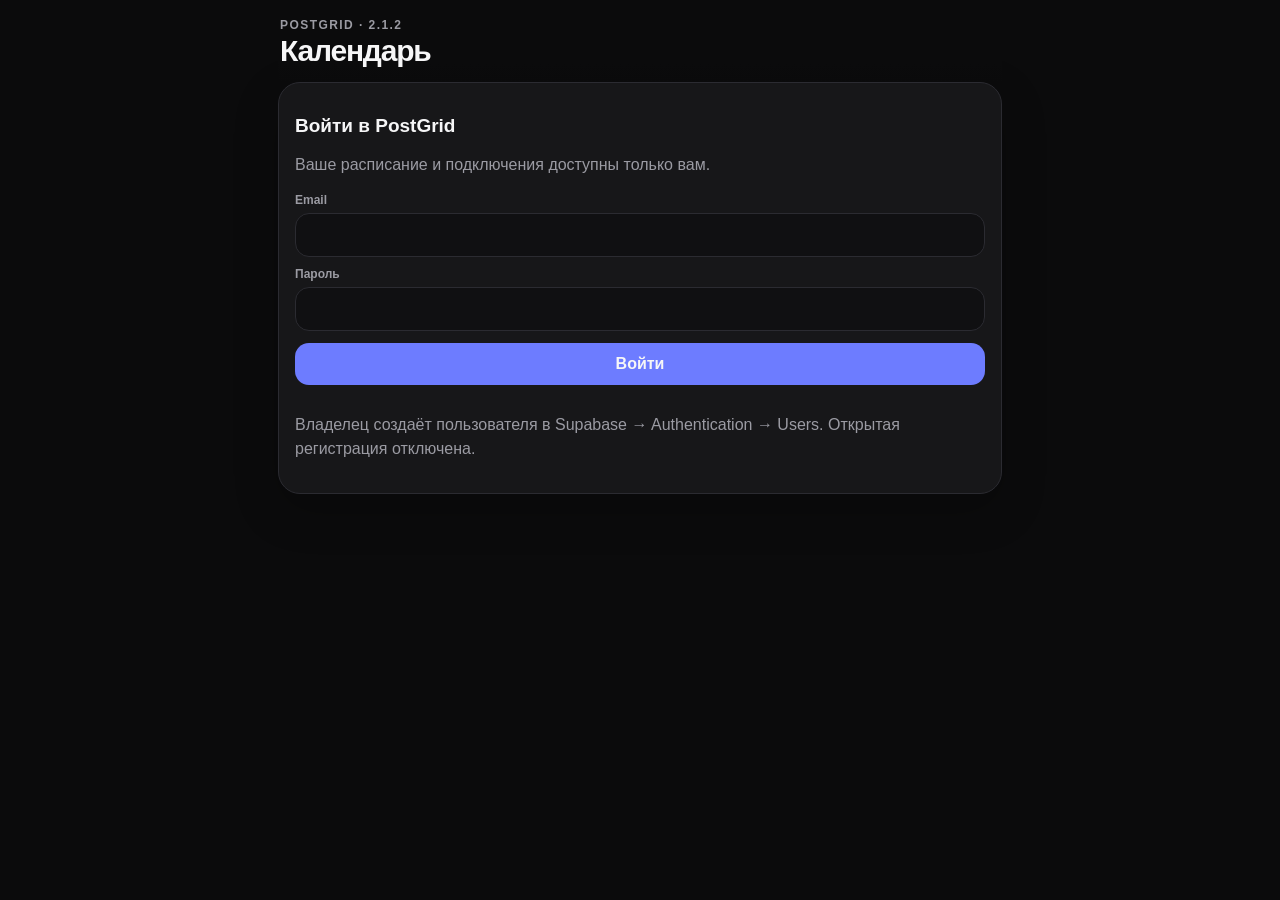
<file: index.html>
<!doctype html>
<html lang="ru"><head>
<meta charset="utf-8"><meta name="viewport" content="width=device-width,initial-scale=1,viewport-fit=cover">
<meta name="theme-color" content="#0b0b0c"><meta name="apple-mobile-web-app-capable" content="yes">
<meta name="apple-mobile-web-app-status-bar-style" content="black-translucent"><meta name="apple-mobile-web-app-title" content="PostGrid">
<meta name="referrer" content="no-referrer">
<meta http-equiv="Content-Security-Policy" content="default-src 'self'; script-src 'self'; style-src 'self' 'unsafe-inline'; connect-src 'self' https:; img-src 'self' blob: data:; media-src 'self' blob: https://xedlyxttjphhejgdlgya.supabase.co; object-src 'none'; base-uri 'self'; form-action 'self'">
<link rel="apple-touch-icon" href="icons/icon-192.png"><link rel="manifest" href="manifest.webmanifest"><link rel="stylesheet" href="styles-2.1.0.css">
<title>PostGrid</title></head><body><div id="app"></div><div id="message" role="status" aria-live="polite"></div><noscript>Включите JavaScript для работы PostGrid.</noscript><script type="module" src="app-2.1.2.js"></script></body></html>
</file>
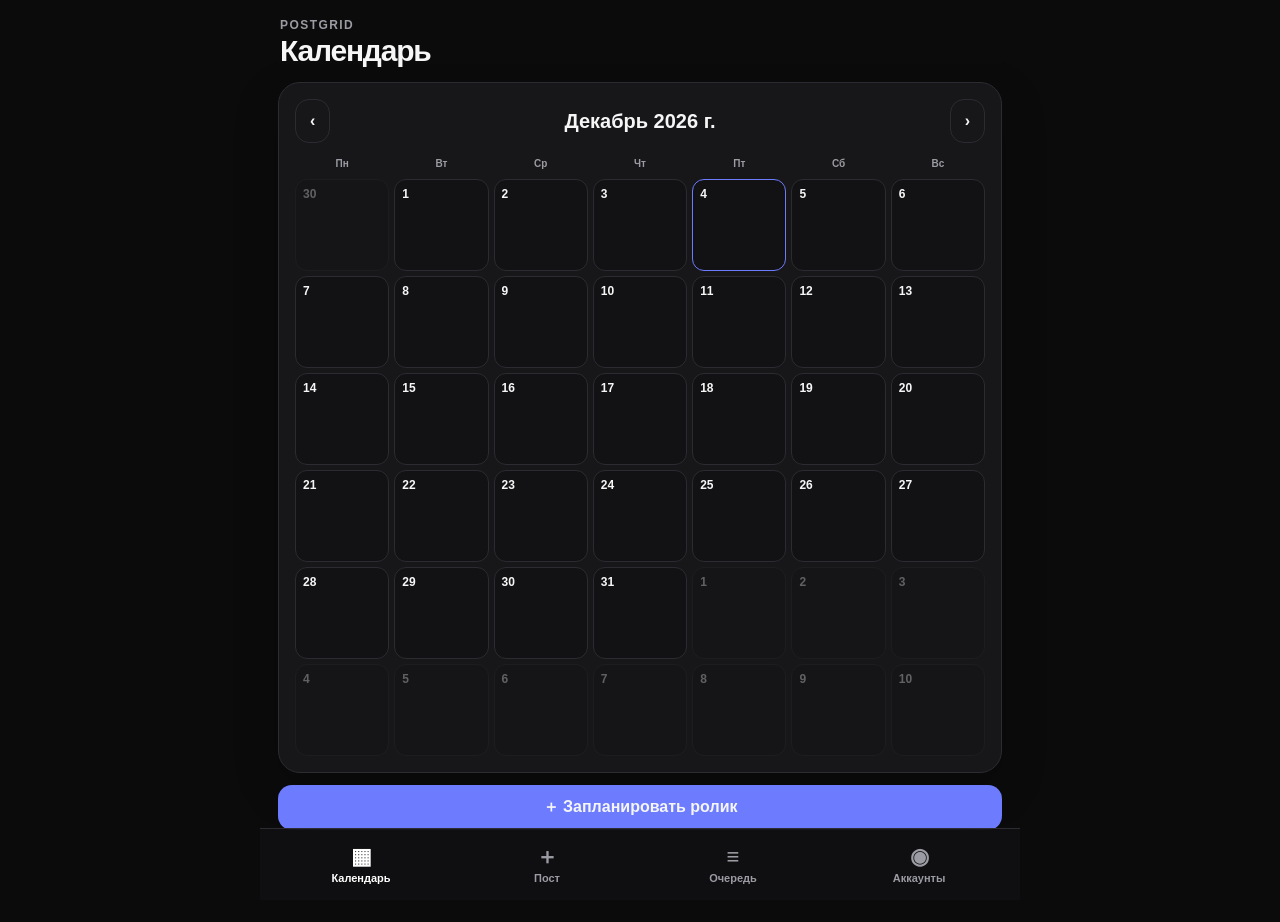
<file: PostGrid-MVP/PostGrid/web/index.html>
<!doctype html>
<html lang="ru">
<head>
  <meta charset="utf-8" />
  <meta name="viewport" content="width=device-width,initial-scale=1,viewport-fit=cover" />
  <meta name="theme-color" content="#0b0b0c" />
  <meta name="apple-mobile-web-app-capable" content="yes" />
  <meta name="apple-mobile-web-app-status-bar-style" content="black-translucent" />
  <meta name="apple-mobile-web-app-title" content="PostGrid" />
  <link rel="apple-touch-icon" href="icons/icon-192.png" />
  <link rel="manifest" href="manifest.webmanifest" />
  <link rel="stylesheet" href="styles.css" />
  <title>PostGrid</title>
</head>
<body>
  <div id="app"></div>
  <script src="app.js" defer></script>
</body>
</html>
</file>
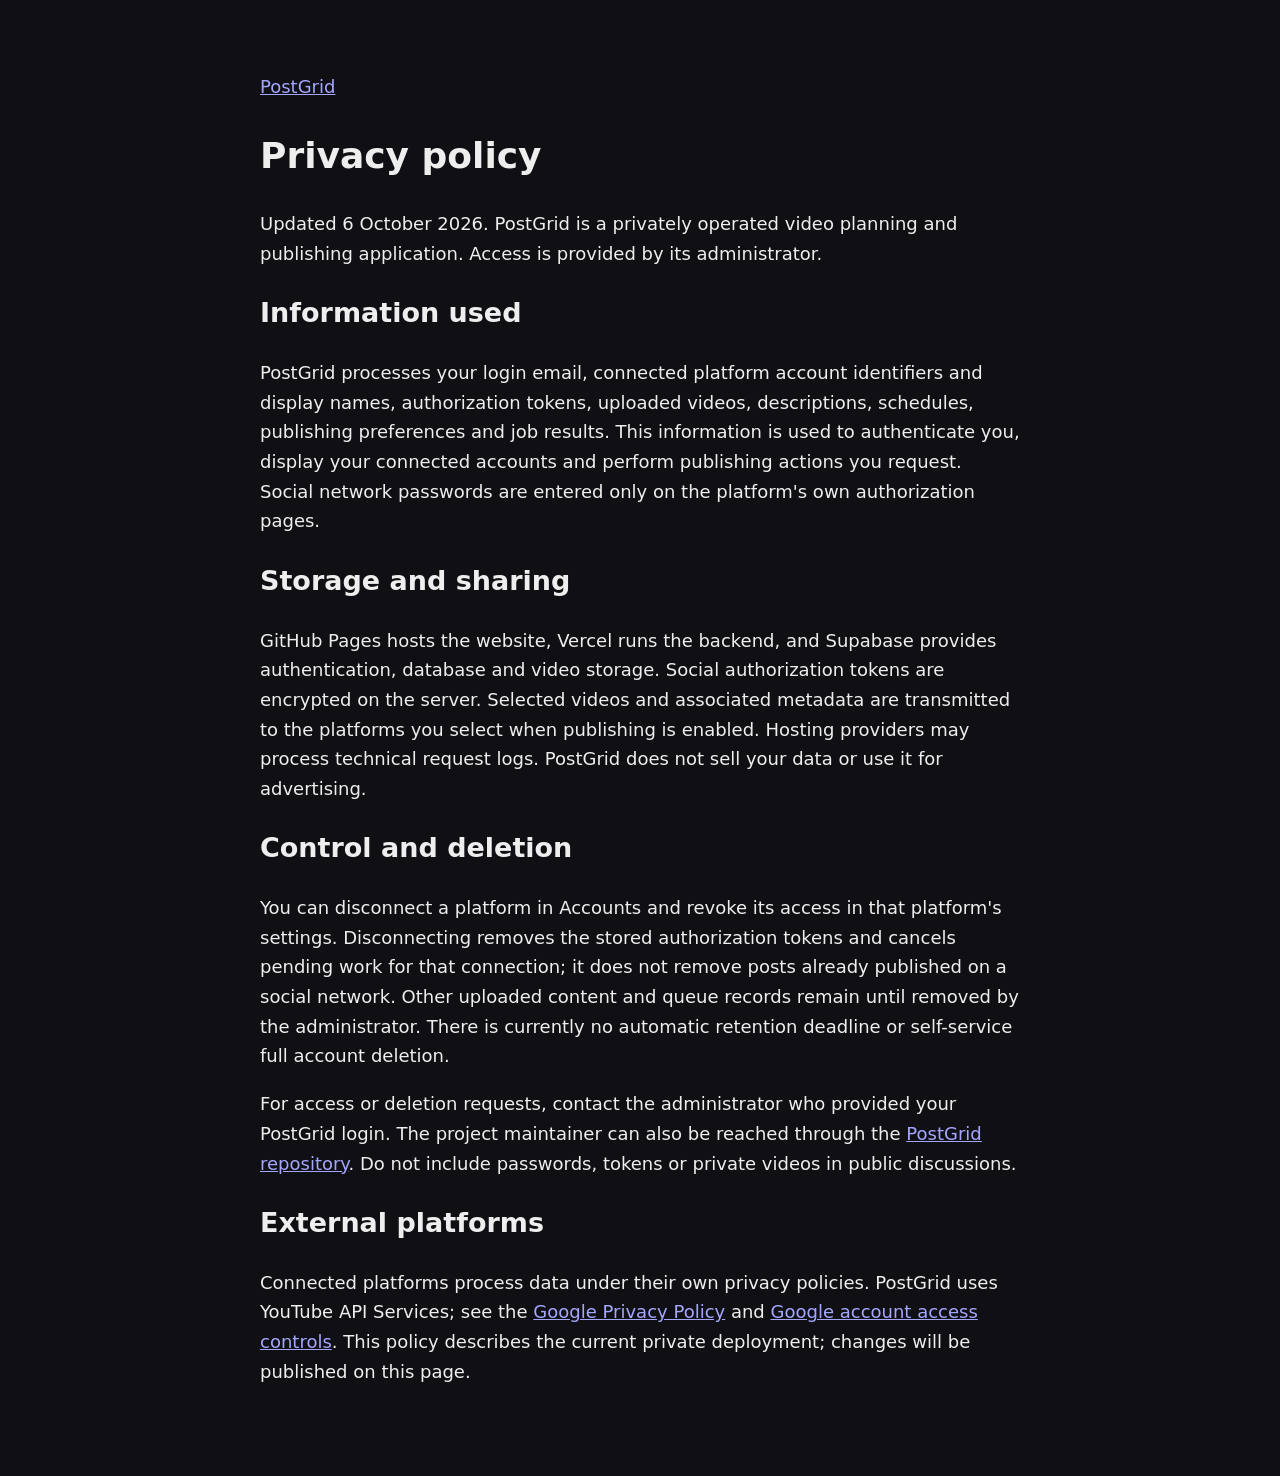
<file: privacy.html>
<!doctype html><html lang="en"><meta charset="utf-8"><meta name="viewport" content="width=device-width,initial-scale=1"><title>PostGrid — Privacy</title><style>body{max-width:760px;margin:48px auto;padding:24px;font:18px/1.65 system-ui;background:#101014;color:#eee}a{color:#a4a7ff}</style><a href="./">PostGrid</a><h1>Privacy policy</h1><p>Updated 6 October 2026. PostGrid is a privately operated video planning and publishing application. Access is provided by its administrator.</p><h2>Information used</h2><p>PostGrid processes your login email, connected platform account identifiers and display names, authorization tokens, uploaded videos, descriptions, schedules, publishing preferences and job results. This information is used to authenticate you, display your connected accounts and perform publishing actions you request. Social network passwords are entered only on the platform's own authorization pages.</p><h2>Storage and sharing</h2><p>GitHub Pages hosts the website, Vercel runs the backend, and Supabase provides authentication, database and video storage. Social authorization tokens are encrypted on the server. Selected videos and associated metadata are transmitted to the platforms you select when publishing is enabled. Hosting providers may process technical request logs. PostGrid does not sell your data or use it for advertising.</p><h2>Control and deletion</h2><p>You can disconnect a platform in Accounts and revoke its access in that platform's settings. Disconnecting removes the stored authorization tokens and cancels pending work for that connection; it does not remove posts already published on a social network. Other uploaded content and queue records remain until removed by the administrator. There is currently no automatic retention deadline or self-service full account deletion.</p><p>For access or deletion requests, contact the administrator who provided your PostGrid login. The project maintainer can also be reached through the <a href="https://github.com/borsaleksandr772-create/postgrid">PostGrid repository</a>. Do not include passwords, tokens or private videos in public discussions.</p><h2>External platforms</h2><p>Connected platforms process data under their own privacy policies. PostGrid uses YouTube API Services; see the <a href="https://policies.google.com/privacy">Google Privacy Policy</a> and <a href="https://myaccount.google.com/permissions">Google account access controls</a>. This policy describes the current private deployment; changes will be published on this page.</p></html>
</file>
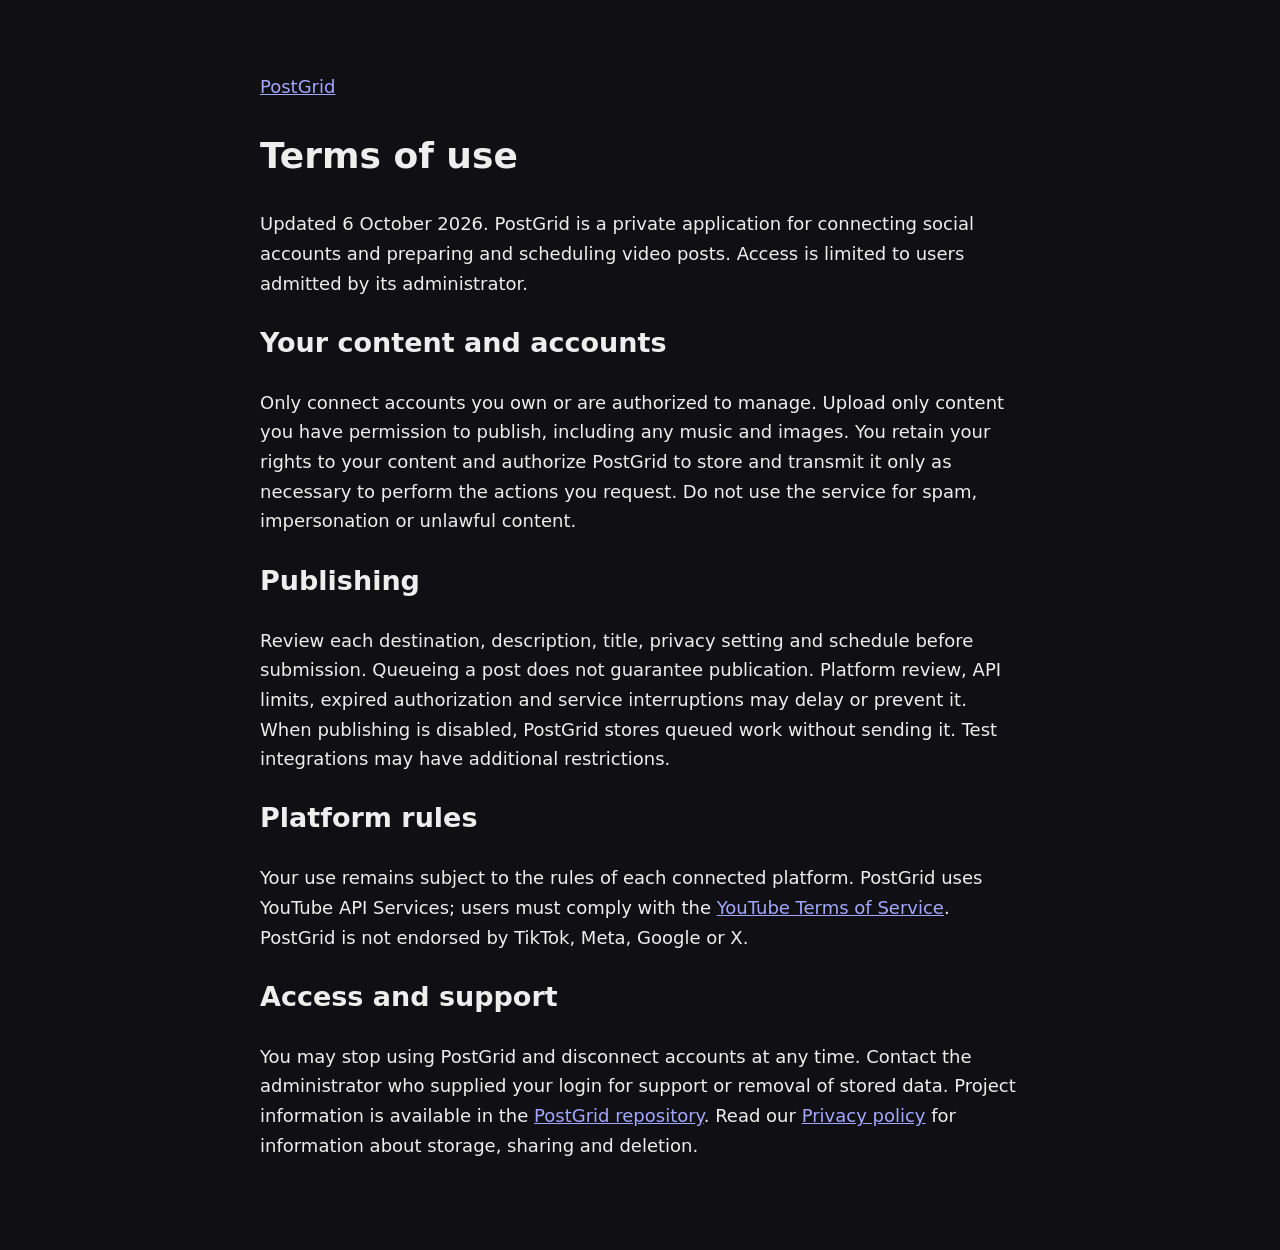
<file: terms.html>
<!doctype html><html lang="en"><meta charset="utf-8"><meta name="viewport" content="width=device-width,initial-scale=1"><title>PostGrid — Terms</title><style>body{max-width:760px;margin:48px auto;padding:24px;font:18px/1.65 system-ui;background:#101014;color:#eee}a{color:#a4a7ff}</style><a href="./">PostGrid</a><h1>Terms of use</h1><p>Updated 6 October 2026. PostGrid is a private application for connecting social accounts and preparing and scheduling video posts. Access is limited to users admitted by its administrator.</p><h2>Your content and accounts</h2><p>Only connect accounts you own or are authorized to manage. Upload only content you have permission to publish, including any music and images. You retain your rights to your content and authorize PostGrid to store and transmit it only as necessary to perform the actions you request. Do not use the service for spam, impersonation or unlawful content.</p><h2>Publishing</h2><p>Review each destination, description, title, privacy setting and schedule before submission. Queueing a post does not guarantee publication. Platform review, API limits, expired authorization and service interruptions may delay or prevent it. When publishing is disabled, PostGrid stores queued work without sending it. Test integrations may have additional restrictions.</p><h2>Platform rules</h2><p>Your use remains subject to the rules of each connected platform. PostGrid uses YouTube API Services; users must comply with the <a href="https://www.youtube.com/t/terms">YouTube Terms of Service</a>. PostGrid is not endorsed by TikTok, Meta, Google or X.</p><h2>Access and support</h2><p>You may stop using PostGrid and disconnect accounts at any time. Contact the administrator who supplied your login for support or removal of stored data. Project information is available in the <a href="https://github.com/borsaleksandr772-create/postgrid">PostGrid repository</a>. Read our <a href="privacy.html">Privacy policy</a> for information about storage, sharing and deletion.</p></html>
</file>
<file: styles-2.1.0.css>
:root{--bg:#0b0b0c;--card:#171719;--card2:#202024;--text:#f6f6f7;--muted:#9b9ba3;--line:#2b2b31;--accent:#6d7cff;--green:#32d583;--danger:#ff5c6c;--shadow:0 16px 45px rgba(0,0,0,.22)}
*{box-sizing:border-box;-webkit-tap-highlight-color:transparent}html,body{margin:0;background:var(--bg);color:var(--text);font-family:-apple-system,BlinkMacSystemFont,"SF Pro Display","Segoe UI",sans-serif}body{min-height:100dvh}.shell{max-width:760px;margin:0 auto;min-height:100dvh;padding:env(safe-area-inset-top) 14px calc(92px + env(safe-area-inset-bottom))}.topbar{position:sticky;top:0;z-index:10;background:linear-gradient(var(--bg) 78%,transparent);padding:18px 2px 14px}.eyebrow{font-size:12px;color:var(--muted);font-weight:700;text-transform:uppercase;letter-spacing:.12em}.topbar h1{font-size:30px;margin:2px 0 0;letter-spacing:-.04em}.card{background:var(--card);border:1px solid var(--line);border-radius:22px;padding:16px;box-shadow:var(--shadow);margin-bottom:12px}.section-title{font-size:14px;font-weight:800;margin:4px 0 10px}.muted{color:var(--muted)}button,.button{border:0;border-radius:14px;background:var(--card2);color:var(--text);font:inherit;font-weight:700;padding:12px 14px;cursor:pointer}.primary{background:var(--accent)}.danger{background:rgba(255,92,108,.12);color:#ff8591}.ghost{background:transparent;border:1px solid var(--line)}input,textarea,select{width:100%;border:1px solid var(--line);border-radius:14px;background:#101012;color:var(--text);padding:12px;font:inherit;outline:none}textarea{min-height:90px;resize:vertical}label.small{display:block;font-size:12px;color:var(--muted);margin:10px 0 6px;font-weight:700}.tabs{position:fixed;left:50%;transform:translateX(-50%);bottom:0;width:min(760px,100%);z-index:20;background:rgba(16,16,18,.9);backdrop-filter:blur(22px);border-top:1px solid var(--line);display:grid;grid-template-columns:repeat(4,1fr);padding:8px 8px calc(8px + env(safe-area-inset-bottom))}.tab{background:transparent;padding:8px 3px;font-size:11px;color:var(--muted)}.tab .ico{display:block;font-size:22px;line-height:1.1;margin-bottom:3px}.tab.active{color:#fff}.calendar-head{display:flex;align-items:center;justify-content:space-between;margin-bottom:10px}.calendar-head h2{margin:0;font-size:20px}.calendar-grid{display:grid;grid-template-columns:repeat(7,1fr);gap:5px}.dow{text-align:center;font-size:10px;color:var(--muted);font-weight:800;padding:5px 0}.day{min-height:72px;border:1px solid var(--line);border-radius:12px;padding:7px;background:#121214;overflow:hidden}.day.out{opacity:.33}.day.today{border-color:var(--accent)}.num{font-size:12px;font-weight:800}.dot{margin-top:5px;padding:3px 5px;border-radius:7px;font-size:9px;white-space:nowrap;overflow:hidden;text-overflow:ellipsis;background:#272731}.composer-video{display:flex;gap:12px;align-items:center}.video-box{width:86px;height:116px;border-radius:14px;background:#0f0f11;border:1px dashed #3a3a42;display:flex;align-items:center;justify-content:center;text-align:center;color:var(--muted);font-size:11px;overflow:hidden}.video-box video{width:100%;height:100%;object-fit:cover}.row{display:flex;gap:10px;align-items:center}.row>*{flex:1}.platform{border:1px solid var(--line);border-radius:18px;padding:13px;margin-top:10px;background:#131315}.platform-head{display:flex;align-items:center;gap:10px}.platform-name{font-weight:850;flex:1}.switch{width:44px;height:26px;background:#33333a;border-radius:99px;padding:3px;transition:.2s}.switch i{display:block;width:20px;height:20px;border-radius:50%;background:white;transition:.2s}.switch.on{background:var(--accent)}.switch.on i{transform:translateX(18px)}.platform-body{display:none;padding-top:8px}.platform.enabled .platform-body{display:block}.quick{display:flex;gap:8px;margin-top:12px}.queue-item{display:flex;gap:12px;align-items:flex-start}.thumb{width:54px;height:72px;border-radius:11px;background:#29292e;display:flex;align-items:center;justify-content:center;font-size:22px}.queue-main{flex:1}.queue-title{font-weight:850}.dest{display:flex;justify-content:space-between;gap:10px;padding:8px 0;border-top:1px solid var(--line);font-size:13px}.badge{font-size:10px;padding:3px 7px;border-radius:99px;background:#282830;color:#d7d7dc}.account{display:flex;align-items:center;gap:12px}.account .logo{width:42px;height:42px;border-radius:12px;background:#26262c;display:flex;align-items:center;justify-content:center;font-weight:900}.account .grow{flex:1}.status{font-size:12px;color:var(--muted)}.notice{padding:12px;border-radius:14px;background:#141b2d;border:1px solid #26385f;font-size:13px;line-height:1.45}.empty{text-align:center;color:var(--muted);padding:44px 10px}.install{display:none}.toast{position:fixed;left:50%;bottom:100px;transform:translateX(-50%);background:#f2f2f3;color:#111;padding:10px 14px;border-radius:12px;font-weight:750;z-index:100;box-shadow:var(--shadow)}@media(min-width:600px){.day{min-height:92px}.dot{font-size:10px}.shell{padding-left:18px;padding-right:18px}}

.full{width:100%;margin:12px 0}.preview{width:100%;max-height:340px;margin-top:16px;border-radius:16px;background:#000}.check{display:flex;align-items:flex-start;gap:10px;margin:14px 0;font-size:14px;line-height:1.5}.check input{width:20px;height:20px;flex-shrink:0;margin-top:2px}a{color:#aeb6ff}button:disabled{opacity:.4;cursor:not-allowed}input:focus-visible,textarea:focus-visible,select:focus-visible,button:focus-visible{outline:2px solid var(--accent);outline-offset:3px}.error{color:#ff8591;overflow-wrap:anywhere}.badge.published{background:#173d30;color:#82e8ad}.badge.needs_attention,.badge.failed{background:#4d272c;color:#ffb9bd}.card h2{font-size:19px}.card p{line-height:1.5}.notice{margin-bottom:14px}.account{flex-wrap:wrap}.account .grow{min-width:100px}.toast{max-width:92vw;max-height:35vh;overflow:auto;font-size:14px}#message:empty{display:none}@media(max-width:380px){.day{padding:4px;min-height:62px}.account button{padding:10px}.calendar-head h2{font-size:16px}}

.queue-actions{display:flex;gap:10px;flex-wrap:wrap;margin:14px 0}.queue-actions [aria-pressed=true]{background:#696fff}.feed-date{margin-top:30px}.social-preview{margin:18px 0;border:1px solid #34343a;border-radius:18px;overflow:hidden;background:#09090b}.social-header{display:flex;align-items:center;gap:12px;padding:16px;flex-wrap:wrap}.social-header .muted{font-size:13px;margin-left:auto}.feed-video{display:block;width:100%;max-height:560px;object-fit:contain;background:#000}.video-placeholder{display:block;width:100%;min-height:220px;background:linear-gradient(150deg,#202031,#111118);border-radius:0}.social-preview h3,.social-preview .post-caption{padding:0 16px;overflow-wrap:anywhere}.post-caption{white-space:pre-wrap}.social-tiktok .feed-video,.social-instagram .feed-video{aspect-ratio:9/16}.queue-editor{border-top:1px solid #444;padding-top:16px}.queue-editor label{display:block;margin-top:14px}.queue-editor textarea{min-height:130px}.account details{flex-basis:100%;text-align:right}.account summary{cursor:pointer;color:#aaa;font-size:14px}.account details button{margin-top:10px}@media(max-width:600px){.social-header{padding:12px}.feed-video{max-height:440px}.queue-actions button{flex:1;min-width:130px}}
</file>
<file: PostGrid-MVP/PostGrid/web/styles.css>
:root{--bg:#0b0b0c;--card:#171719;--card2:#202024;--text:#f6f6f7;--muted:#9b9ba3;--line:#2b2b31;--accent:#6d7cff;--green:#32d583;--danger:#ff5c6c;--shadow:0 16px 45px rgba(0,0,0,.22)}
*{box-sizing:border-box;-webkit-tap-highlight-color:transparent}html,body{margin:0;background:var(--bg);color:var(--text);font-family:-apple-system,BlinkMacSystemFont,"SF Pro Display","Segoe UI",sans-serif}body{min-height:100dvh}.shell{max-width:760px;margin:0 auto;min-height:100dvh;padding:env(safe-area-inset-top) 14px calc(92px + env(safe-area-inset-bottom))}.topbar{position:sticky;top:0;z-index:10;background:linear-gradient(var(--bg) 78%,transparent);padding:18px 2px 14px}.eyebrow{font-size:12px;color:var(--muted);font-weight:700;text-transform:uppercase;letter-spacing:.12em}.topbar h1{font-size:30px;margin:2px 0 0;letter-spacing:-.04em}.card{background:var(--card);border:1px solid var(--line);border-radius:22px;padding:16px;box-shadow:var(--shadow);margin-bottom:12px}.section-title{font-size:14px;font-weight:800;margin:4px 0 10px}.muted{color:var(--muted)}button,.button{border:0;border-radius:14px;background:var(--card2);color:var(--text);font:inherit;font-weight:700;padding:12px 14px;cursor:pointer}.primary{background:var(--accent)}.danger{background:rgba(255,92,108,.12);color:#ff8591}.ghost{background:transparent;border:1px solid var(--line)}input,textarea,select{width:100%;border:1px solid var(--line);border-radius:14px;background:#101012;color:var(--text);padding:12px;font:inherit;outline:none}textarea{min-height:90px;resize:vertical}label.small{display:block;font-size:12px;color:var(--muted);margin:10px 0 6px;font-weight:700}.tabs{position:fixed;left:50%;transform:translateX(-50%);bottom:0;width:min(760px,100%);z-index:20;background:rgba(16,16,18,.9);backdrop-filter:blur(22px);border-top:1px solid var(--line);display:grid;grid-template-columns:repeat(4,1fr);padding:8px 8px calc(8px + env(safe-area-inset-bottom))}.tab{background:transparent;padding:8px 3px;font-size:11px;color:var(--muted)}.tab .ico{display:block;font-size:22px;line-height:1.1;margin-bottom:3px}.tab.active{color:#fff}.calendar-head{display:flex;align-items:center;justify-content:space-between;margin-bottom:10px}.calendar-head h2{margin:0;font-size:20px}.calendar-grid{display:grid;grid-template-columns:repeat(7,1fr);gap:5px}.dow{text-align:center;font-size:10px;color:var(--muted);font-weight:800;padding:5px 0}.day{min-height:72px;border:1px solid var(--line);border-radius:12px;padding:7px;background:#121214;overflow:hidden}.day.out{opacity:.33}.day.today{border-color:var(--accent)}.num{font-size:12px;font-weight:800}.dot{margin-top:5px;padding:3px 5px;border-radius:7px;font-size:9px;white-space:nowrap;overflow:hidden;text-overflow:ellipsis;background:#272731}.composer-video{display:flex;gap:12px;align-items:center}.video-box{width:86px;height:116px;border-radius:14px;background:#0f0f11;border:1px dashed #3a3a42;display:flex;align-items:center;justify-content:center;text-align:center;color:var(--muted);font-size:11px;overflow:hidden}.video-box video{width:100%;height:100%;object-fit:cover}.row{display:flex;gap:10px;align-items:center}.row>*{flex:1}.platform{border:1px solid var(--line);border-radius:18px;padding:13px;margin-top:10px;background:#131315}.platform-head{display:flex;align-items:center;gap:10px}.platform-name{font-weight:850;flex:1}.switch{width:44px;height:26px;background:#33333a;border-radius:99px;padding:3px;transition:.2s}.switch i{display:block;width:20px;height:20px;border-radius:50%;background:white;transition:.2s}.switch.on{background:var(--accent)}.switch.on i{transform:translateX(18px)}.platform-body{display:none;padding-top:8px}.platform.enabled .platform-body{display:block}.quick{display:flex;gap:8px;margin-top:12px}.queue-item{display:flex;gap:12px;align-items:flex-start}.thumb{width:54px;height:72px;border-radius:11px;background:#29292e;display:flex;align-items:center;justify-content:center;font-size:22px}.queue-main{flex:1}.queue-title{font-weight:850}.dest{display:flex;justify-content:space-between;gap:10px;padding:8px 0;border-top:1px solid var(--line);font-size:13px}.badge{font-size:10px;padding:3px 7px;border-radius:99px;background:#282830;color:#d7d7dc}.account{display:flex;align-items:center;gap:12px}.account .logo{width:42px;height:42px;border-radius:12px;background:#26262c;display:flex;align-items:center;justify-content:center;font-weight:900}.account .grow{flex:1}.status{font-size:12px;color:var(--muted)}.notice{padding:12px;border-radius:14px;background:#141b2d;border:1px solid #26385f;font-size:13px;line-height:1.45}.empty{text-align:center;color:var(--muted);padding:44px 10px}.install{display:none}.toast{position:fixed;left:50%;bottom:100px;transform:translateX(-50%);background:#f2f2f3;color:#111;padding:10px 14px;border-radius:12px;font-weight:750;z-index:100;box-shadow:var(--shadow)}@media(min-width:600px){.day{min-height:92px}.dot{font-size:10px}.shell{padding-left:18px;padding-right:18px}}
</file>
